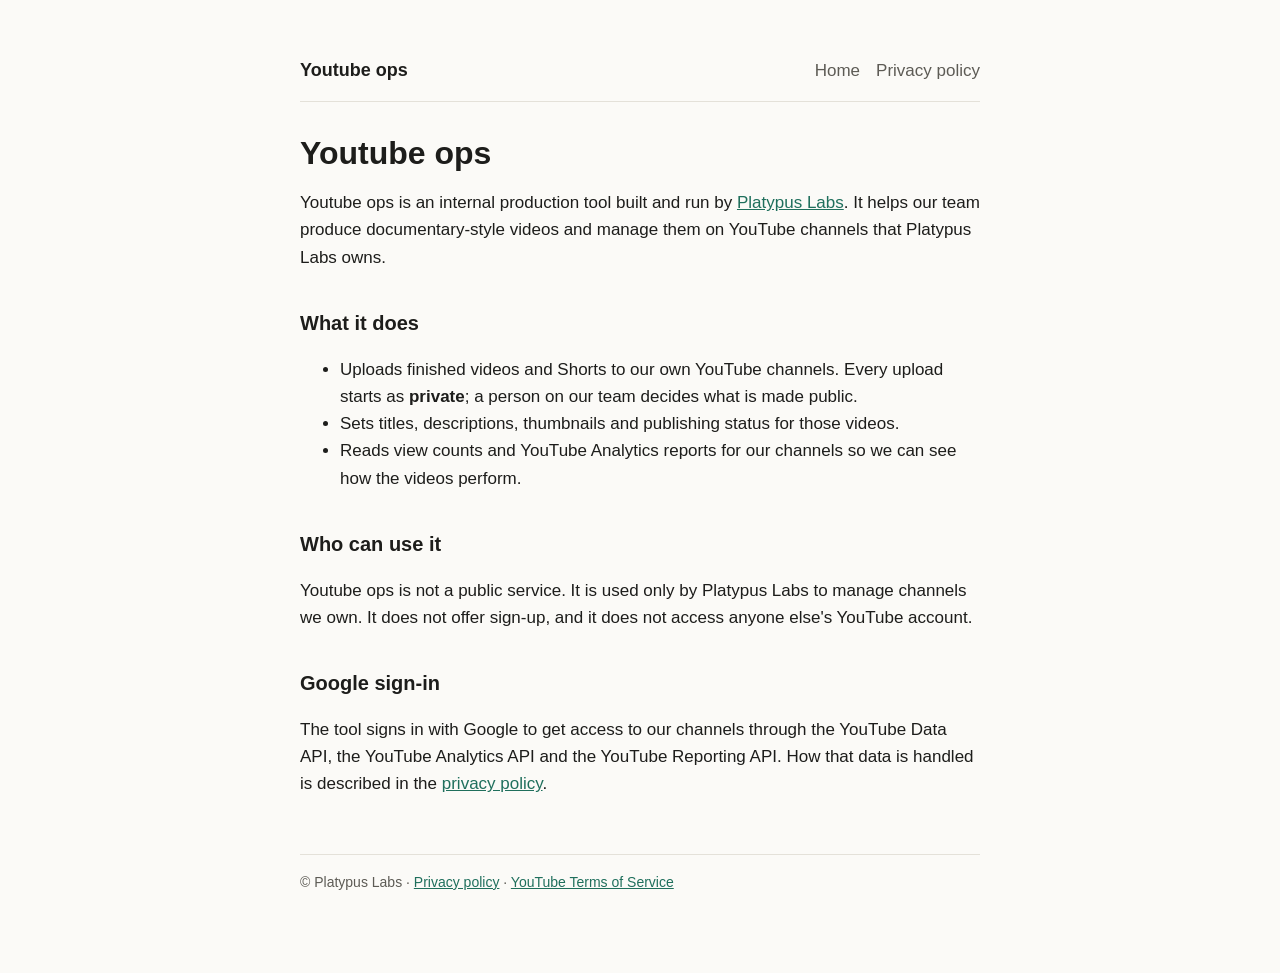
<file: index.html>
<!doctype html>
<html lang="en"><head><meta charset="utf-8"><meta name="viewport" content="width=device-width,initial-scale=1">
<title>Youtube ops · Platypus Labs</title>
<meta name="description" content="Youtube ops is Platypus Labs' internal tool for producing and managing videos on its own YouTube channels.">
<link rel="stylesheet" href="style.css"></head>
<body><main>
<header><strong>Youtube ops</strong><nav><a href="/">Home</a><a href="/privacy.html">Privacy policy</a></nav></header>
<h1>Youtube ops</h1>
<p>Youtube ops is an internal production tool built and run by <a href="https://platypuslabs.in">Platypus Labs</a>.
It helps our team produce documentary-style videos and manage them on YouTube channels that Platypus Labs owns.</p>
<h2>What it does</h2>
<ul>
<li>Uploads finished videos and Shorts to our own YouTube channels. Every upload starts as <strong>private</strong>; a person on our team decides what is made public.</li>
<li>Sets titles, descriptions, thumbnails and publishing status for those videos.</li>
<li>Reads view counts and YouTube Analytics reports for our channels so we can see how the videos perform.</li>
</ul>
<h2>Who can use it</h2>
<p>Youtube ops is not a public service. It is used only by Platypus Labs to manage channels we own. It does not offer sign-up, and it does not access anyone else's YouTube account.</p>
<h2>Google sign-in</h2>
<p>The tool signs in with Google to get access to our channels through the YouTube Data API, the YouTube Analytics API and the YouTube Reporting API.
How that data is handled is described in the <a href="/privacy.html">privacy policy</a>.</p>
<footer>© Platypus Labs · <a href="/privacy.html">Privacy policy</a> · <a href="https://www.youtube.com/t/terms">YouTube Terms of Service</a></footer>
</main></body></html>
</file>
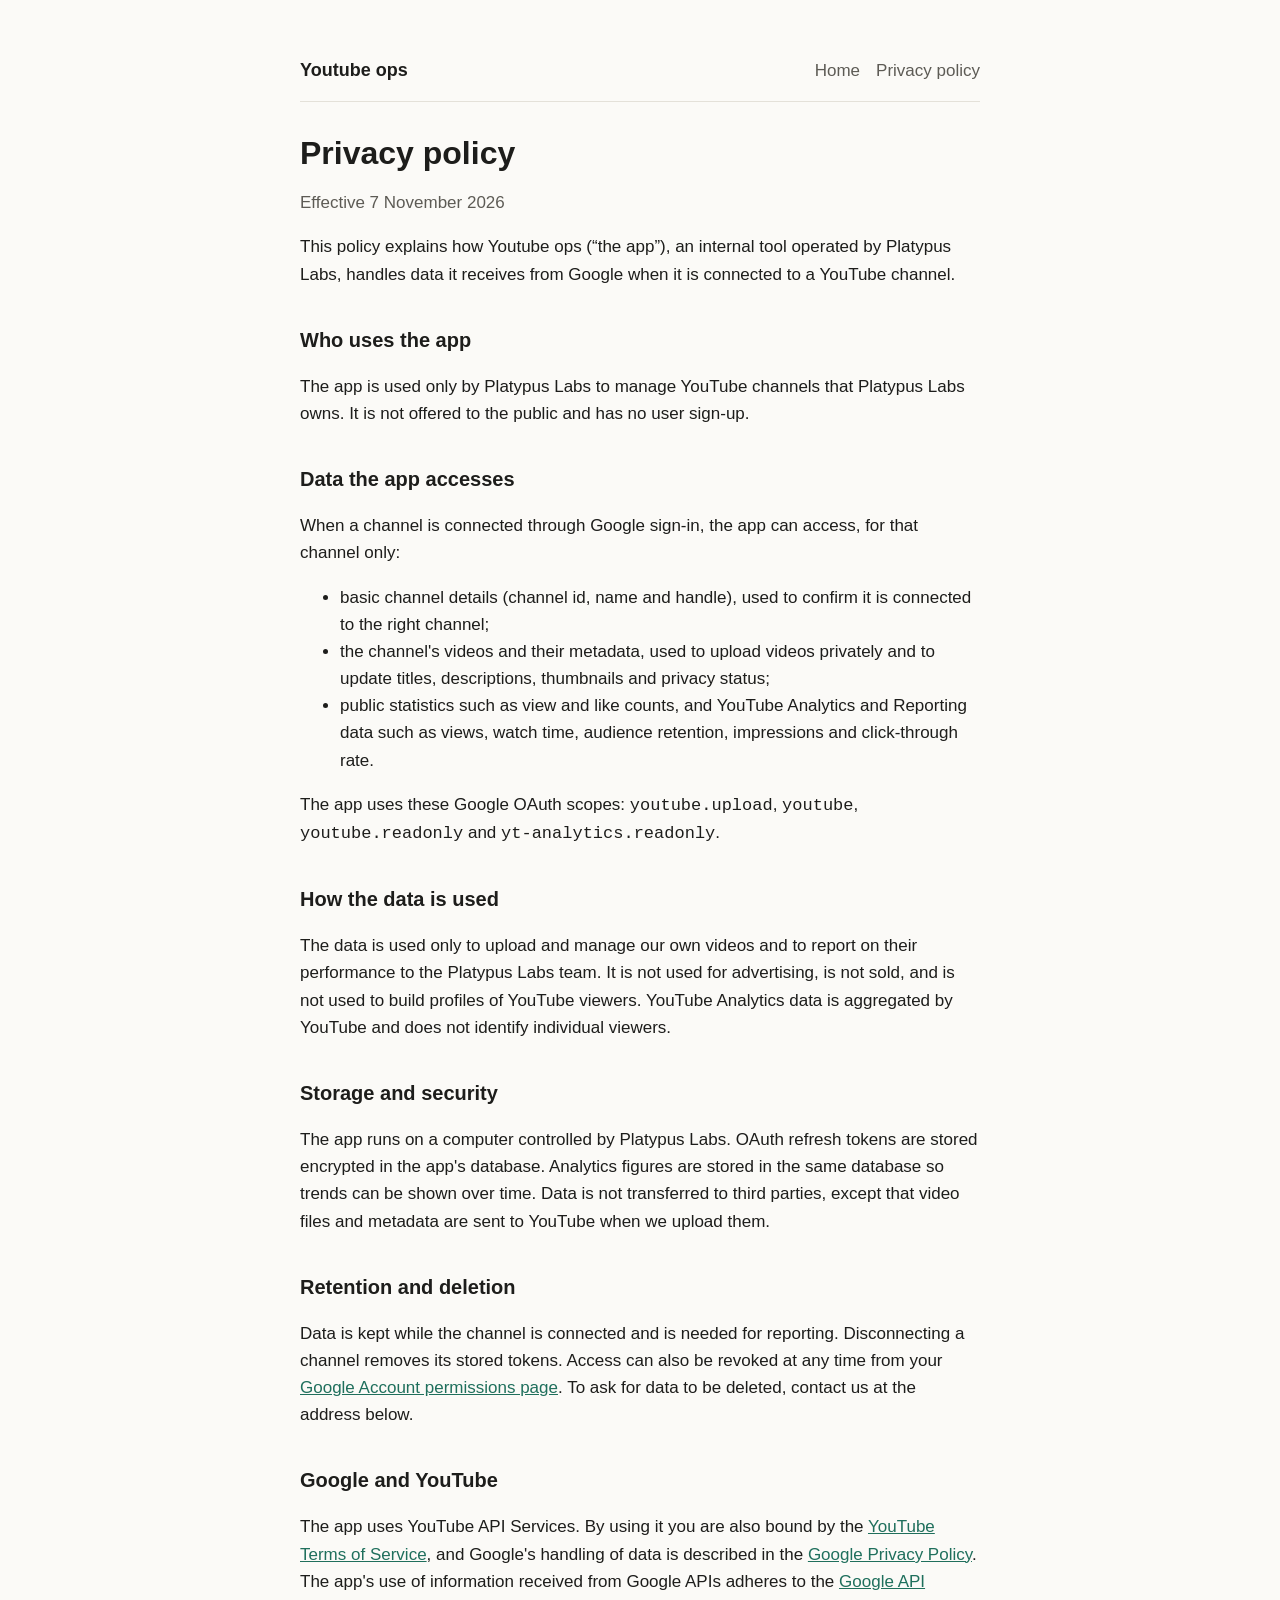
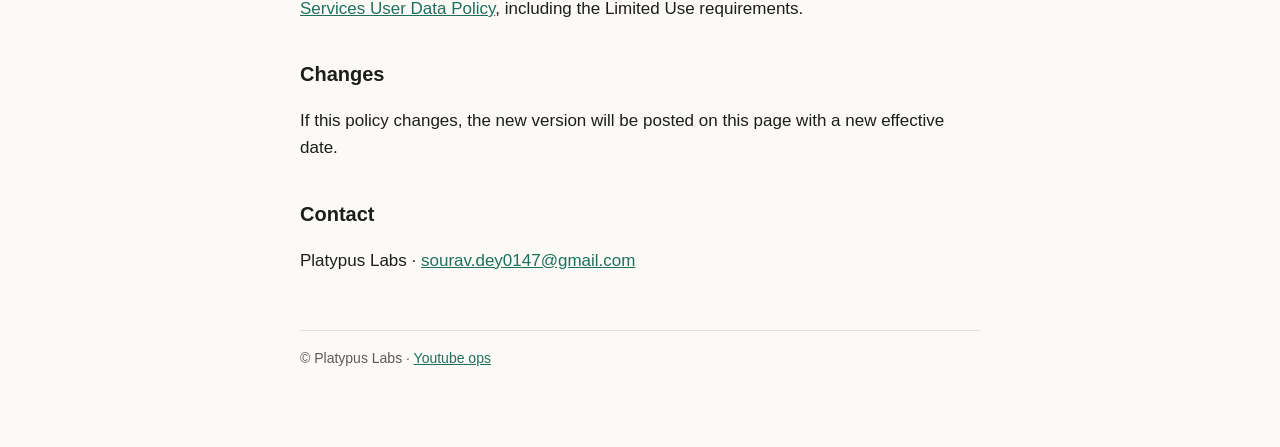
<file: privacy.html>
<!doctype html>
<html lang="en"><head><meta charset="utf-8"><meta name="viewport" content="width=device-width,initial-scale=1">
<title>Privacy policy · Youtube ops</title>
<meta name="description" content="How Youtube ops, a Platypus Labs internal tool, handles data from Google and YouTube.">
<link rel="stylesheet" href="style.css"></head>
<body><main>
<header><strong>Youtube ops</strong><nav><a href="/">Home</a><a href="/privacy.html">Privacy policy</a></nav></header>
<h1>Privacy policy</h1>
<p class="muted">Effective 7 November 2026</p>
<p>This policy explains how Youtube ops (“the app”), an internal tool operated by Platypus Labs, handles data it receives from Google when it is connected to a YouTube channel.</p>
<h2>Who uses the app</h2>
<p>The app is used only by Platypus Labs to manage YouTube channels that Platypus Labs owns. It is not offered to the public and has no user sign-up.</p>
<h2>Data the app accesses</h2>
<p>When a channel is connected through Google sign-in, the app can access, for that channel only:</p>
<ul>
<li>basic channel details (channel id, name and handle), used to confirm it is connected to the right channel;</li>
<li>the channel's videos and their metadata, used to upload videos privately and to update titles, descriptions, thumbnails and privacy status;</li>
<li>public statistics such as view and like counts, and YouTube Analytics and Reporting data such as views, watch time, audience retention, impressions and click-through rate.</li>
</ul>
<p>The app uses these Google OAuth scopes: <code>youtube.upload</code>, <code>youtube</code>, <code>youtube.readonly</code> and <code>yt-analytics.readonly</code>.</p>
<h2>How the data is used</h2>
<p>The data is used only to upload and manage our own videos and to report on their performance to the Platypus Labs team. It is not used for advertising, is not sold, and is not used to build profiles of YouTube viewers. YouTube Analytics data is aggregated by YouTube and does not identify individual viewers.</p>
<h2>Storage and security</h2>
<p>The app runs on a computer controlled by Platypus Labs. OAuth refresh tokens are stored encrypted in the app's database. Analytics figures are stored in the same database so trends can be shown over time. Data is not transferred to third parties, except that video files and metadata are sent to YouTube when we upload them.</p>
<h2>Retention and deletion</h2>
<p>Data is kept while the channel is connected and is needed for reporting. Disconnecting a channel removes its stored tokens. Access can also be revoked at any time from your <a href="https://myaccount.google.com/permissions">Google Account permissions page</a>. To ask for data to be deleted, contact us at the address below.</p>
<h2>Google and YouTube</h2>
<p>The app uses YouTube API Services. By using it you are also bound by the <a href="https://www.youtube.com/t/terms">YouTube Terms of Service</a>, and Google's handling of data is described in the <a href="https://policies.google.com/privacy">Google Privacy Policy</a>.
The app's use of information received from Google APIs adheres to the <a href="https://developers.google.com/terms/api-services-user-data-policy">Google API Services User Data Policy</a>, including the Limited Use requirements.</p>
<h2>Changes</h2>
<p>If this policy changes, the new version will be posted on this page with a new effective date.</p>
<h2>Contact</h2>
<p>Platypus Labs · <a href="mailto:sourav.dey0147@gmail.com">sourav.dey0147@gmail.com</a></p>
<footer>© Platypus Labs · <a href="/">Youtube ops</a></footer>
</main></body></html>
</file>
<file: style.css>
:root{--bg:#fbfaf7;--fg:#1d1d1b;--muted:#5d5b55;--line:#e4e1d9;--accent:#1f6f5c}
@media (prefers-color-scheme:dark){:root{--bg:#141412;--fg:#ecebe6;--muted:#a3a19a;--line:#2d2c28;--accent:#5fc3a6}}
*{box-sizing:border-box}
body{margin:0;background:var(--bg);color:var(--fg);font:17px/1.6 -apple-system,BlinkMacSystemFont,"Segoe UI",Roboto,sans-serif}
main{max-width:720px;margin:0 auto;padding:56px 20px 80px}
header{display:flex;justify-content:space-between;align-items:baseline;gap:16px;flex-wrap:wrap;border-bottom:1px solid var(--line);padding-bottom:16px;margin-bottom:32px}
header a{color:var(--muted);text-decoration:none;margin-left:16px}
header strong{font-size:18px}
h1{font-size:32px;line-height:1.2;margin:0 0 16px}
h2{font-size:20px;margin:36px 0 8px}
p,li{color:var(--fg)}
.muted{color:var(--muted)}
a{color:var(--accent)}
footer{margin-top:56px;padding-top:16px;border-top:1px solid var(--line);color:var(--muted);font-size:14px}
</file>
